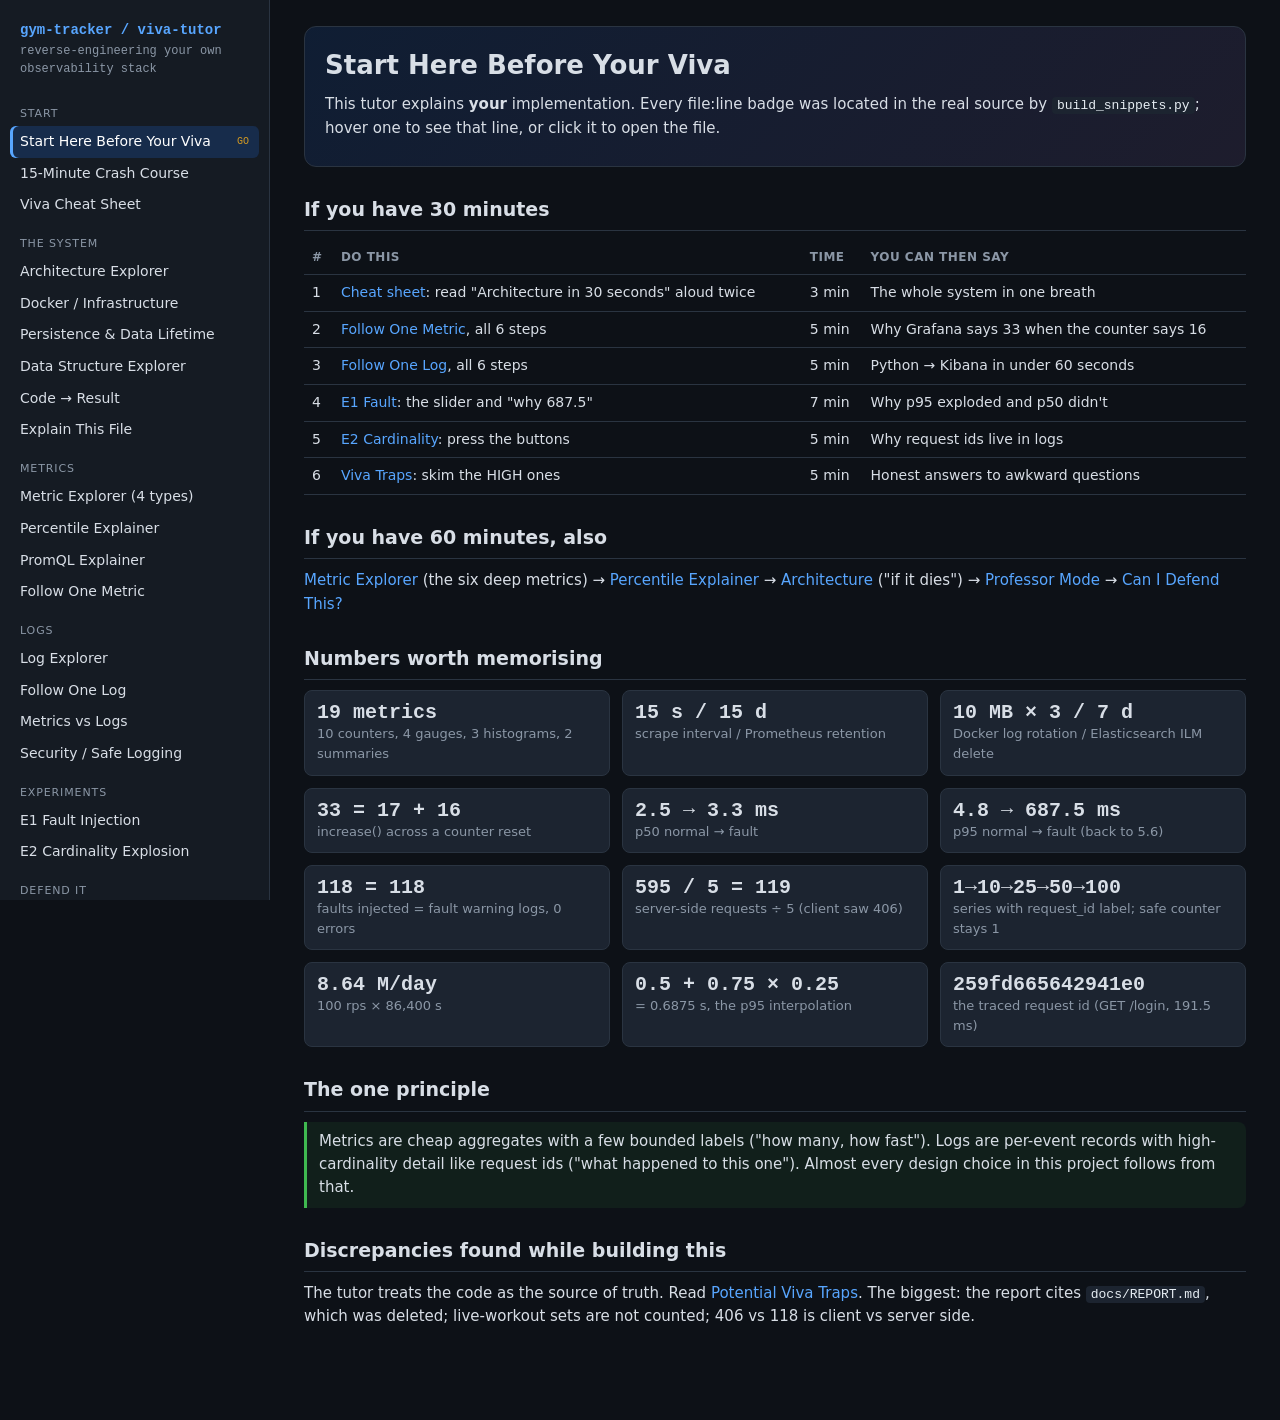
<file: viva-tutor/index.html>
<!doctype html>
<html lang="en">
<head>
  <meta charset="utf-8">
  <meta name="viewport" content="width=device-width, initial-scale=1">
  <title>Observability Viva Tutor</title>
  <link rel="stylesheet" href="tutor.css">
</head>
<body>
  <div class="layout">
    <nav class="sidebar" id="sidebar">
      <div class="brand">gym-tracker / viva-tutor<span>reverse-engineering your own observability stack</span></div>
      <div class="nav" id="nav"></div>
    </nav>
    <main>
      <button class="menu-btn" id="menu-btn">☰ Menu</button>
      <div id="page"></div>
    </main>
  </div>
  <!-- Order matters: generated refs/snippets, then curated content, then the UI. -->
  <script src="snippets.js"></script>
  <script src="content.js"></script>
  <script src="content-qa.js"></script>
  <script src="app.js"></script>
</body>
</html>
</file>
<file: viva-tutor/tutor.css>
:root {
  --bg: #0d1117;
  --panel: #151b23;
  --panel-2: #1c2430;
  --line: #2a3441;
  --text: #d8dee6;
  --muted: #8b97a6;
  --accent: #58a6ff;
  --metrics: #4f9dff;
  --logs: #f0883e;
  --app: #3fb950;
  --exp: #bc8cff;
  --ext: #8b97a6;
  --warn: #d29922;
  --bad: #f85149;
  --good: #3fb950;
  --code-bg: #0a0e14;
  --mono: ui-monospace, "SFMono-Regular", "JetBrains Mono", Menlo, Consolas, monospace;
  --sans: system-ui, -apple-system, "Segoe UI", Roboto, sans-serif;
}

* { box-sizing: border-box; }
html, body { margin: 0; background: var(--bg); color: var(--text); font: 15px/1.55 var(--sans); }
a { color: var(--accent); text-decoration: none; }
a:hover { text-decoration: underline; }
code, pre, .mono { font-family: var(--mono); font-size: 13px; }
code { background: var(--panel-2); padding: 1px 5px; border-radius: 4px; color: #e6edf3; }
pre { background: var(--code-bg); border: 1px solid var(--line); border-radius: 8px; padding: 12px 14px; overflow-x: auto; margin: 8px 0; line-height: 1.45; white-space: pre; }
pre code { background: none; padding: 0; }
h1 { font-size: 26px; margin: 0 0 6px; }
h2 { font-size: 19px; margin: 28px 0 10px; border-bottom: 1px solid var(--line); padding-bottom: 6px; }
h3 { font-size: 16px; margin: 18px 0 8px; }
p { margin: 8px 0; }
.muted { color: var(--muted); }
.small { font-size: 13px; }

/* Layout */
.layout { display: grid; grid-template-columns: 270px 1fr; min-height: 100vh; }
.sidebar { background: var(--panel); border-right: 1px solid var(--line); padding: 16px 10px 40px; position: sticky; top: 0; height: 100vh; overflow-y: auto; }
.brand { font-family: var(--mono); font-weight: 700; color: var(--accent); padding: 4px 10px 12px; font-size: 14px; }
.brand span { color: var(--muted); font-weight: 400; display: block; font-size: 12px; }
.nav-group { color: var(--muted); font-size: 11px; text-transform: uppercase; letter-spacing: .08em; padding: 14px 10px 4px; }
.nav a { display: block; padding: 5px 10px; border-radius: 6px; color: var(--text); font-size: 14px; }
.nav a:hover { background: var(--panel-2); text-decoration: none; }
.nav a.active { background: #1f6feb33; color: #fff; box-shadow: inset 3px 0 0 var(--accent); }
.nav a .tag { float: right; font-size: 10px; color: var(--warn); font-family: var(--mono); margin-top: 3px; }
main { padding: 26px 34px 80px; max-width: 1180px; width: 100%; }
.menu-btn { display: none; }

/* Cards */
.card { background: var(--panel); border: 1px solid var(--line); border-radius: 10px; padding: 14px 16px; margin: 12px 0; }
.card.tight { padding: 10px 12px; }
.grid { display: grid; gap: 12px; }
.grid.two { grid-template-columns: repeat(2, minmax(0, 1fr)); }
.grid.three { grid-template-columns: repeat(3, minmax(0, 1fr)); }
.kv { display: grid; grid-template-columns: 150px 1fr; gap: 6px 14px; }
.kv > div:nth-child(odd) { color: var(--muted); font-size: 13px; text-transform: uppercase; letter-spacing: .04em; padding-top: 2px; }
details { background: var(--panel); border: 1px solid var(--line); border-radius: 10px; margin: 10px 0; }
details > summary { cursor: pointer; padding: 11px 14px; font-weight: 600; list-style: none; }
details > summary::-webkit-details-marker { display: none; }
details > summary::before { content: "▸ "; color: var(--muted); }
details[open] > summary::before { content: "▾ "; }
details > .body { padding: 2px 16px 14px; }

/* Badges */
.badge { display: inline-block; font: 600 11px/1 var(--mono); padding: 4px 7px; border-radius: 5px; border: 1px solid var(--line); vertical-align: middle; }
.b-high { color: var(--bad); border-color: #f8514966; }
.b-medium { color: var(--warn); border-color: #d2992266; }
.b-low { color: var(--muted); }
.b-counter { color: #79c0ff; border-color: #79c0ff55; }
.b-gauge { color: #7ee787; border-color: #7ee78755; }
.b-histogram { color: #d2a8ff; border-color: #d2a8ff55; }
.b-summary { color: #ffa657; border-color: #ffa65755; }
.b-easy { color: var(--good); } .b-medium-d { color: var(--warn); } .b-hard { color: var(--bad); }
.b-ok { color: var(--good); border-color: #3fb95066; } .b-partly { color: var(--warn); border-color: #d2992266; } .b-no { color: var(--bad); border-color: #f8514966; }

/* Callouts */
.prof { border-left: 3px solid var(--exp); background: #bc8cff12; padding: 10px 14px; border-radius: 0 8px 8px 0; margin: 10px 0; }
.prof .q::before { content: "Professor: "; color: var(--exp); font-weight: 700; }
.prof .a { margin-top: 6px; }
.prof .a::before { content: "You: "; color: var(--good); font-weight: 700; }
.why { border-left: 3px solid var(--accent); background: #58a6ff10; padding: 8px 12px; border-radius: 0 8px 8px 0; margin: 8px 0; }
.why::before { content: "Why? "; color: var(--accent); font-weight: 700; }
.warnbox { border-left: 3px solid var(--warn); background: #d2992214; padding: 8px 12px; border-radius: 0 8px 8px 0; margin: 8px 0; }
.badbox { border-left: 3px solid var(--bad); background: #f8514914; padding: 8px 12px; border-radius: 0 8px 8px 0; margin: 8px 0; }
.goodbox { border-left: 3px solid var(--good); background: #3fb95014; padding: 8px 12px; border-radius: 0 8px 8px 0; margin: 8px 0; }

a.ref { font-family: var(--mono); font-size: 12.5px; background: #58a6ff18; border: 1px solid #58a6ff40; padding: 0 5px; border-radius: 4px; white-space: nowrap; }
.snip-head { font: 12px var(--mono); color: var(--muted); margin-top: 10px; }
.snip-head a { color: var(--muted); }
pre .ln { color: #4d5866; user-select: none; display: inline-block; width: 3.4em; }
pre .hl { background: #f0883e22; display: inline-block; width: 100%; }

/* Tables */
table { border-collapse: collapse; width: 100%; margin: 8px 0; font-size: 14px; }
th, td { border-bottom: 1px solid var(--line); padding: 7px 8px; text-align: left; vertical-align: top; }
th { color: var(--muted); font-weight: 600; font-size: 12px; text-transform: uppercase; letter-spacing: .04em; }
.table-wrap { overflow-x: auto; }

/* Buttons and inputs */
button, .btn { background: var(--panel-2); color: var(--text); border: 1px solid var(--line); border-radius: 7px; padding: 6px 12px; font: 14px var(--sans); cursor: pointer; }
button:hover { border-color: var(--accent); }
button.primary { background: #1f6feb; border-color: #1f6feb; color: #fff; }
button.danger { border-color: #f8514988; color: #ffb3ad; }
button:disabled { opacity: .45; cursor: default; }
input[type=text], input[type=number], textarea, select { background: var(--code-bg); color: var(--text); border: 1px solid var(--line); border-radius: 7px; padding: 6px 9px; font: 14px var(--sans); }
textarea { width: 100%; min-height: 110px; font-family: var(--sans); }
.row { display: flex; gap: 8px; flex-wrap: wrap; align-items: center; margin: 8px 0; }

/* Tabs */
.tabs { display: flex; gap: 6px; flex-wrap: wrap; border-bottom: 1px solid var(--line); margin: 14px 0 0; }
.tabs button { border-radius: 7px 7px 0 0; border-bottom: none; }
.tabs button.on { background: var(--panel); border-color: var(--accent); color: #fff; }

/* Steppers */
.stepper { display: flex; gap: 4px; flex-wrap: wrap; margin: 12px 0; }
.stepper .s { flex: 1 1 110px; text-align: center; padding: 8px 6px; border: 1px solid var(--line); border-radius: 7px; font-size: 13px; cursor: pointer; background: var(--panel); }
.stepper .s.done { border-color: #3fb95066; color: #9be9a8; }
.stepper .s.on { border-color: var(--accent); background: #1f6feb33; color: #fff; font-weight: 600; }

/* Architecture */
.arch-wrap { background: var(--panel); border: 1px solid var(--line); border-radius: 10px; padding: 8px; overflow-x: auto; }
.arch-wrap svg { display: block; min-width: 900px; width: 100%; height: auto; }
.node rect { fill: var(--panel-2); stroke-width: 1.5; rx: 8; cursor: pointer; }
.node text { fill: var(--text); font: 600 13px var(--sans); pointer-events: none; }
.node .sub { fill: var(--muted); font: 11px var(--mono); }
.node:hover rect, .node.sel rect { fill: #243042; stroke-width: 2.5; }
.edge { stroke-width: 1.6; fill: none; }
.edge-label { font: 10.5px var(--mono); fill: var(--muted); }

/* Charts */
.bars { display: flex; align-items: flex-end; gap: 3px; height: 160px; border-bottom: 1px solid var(--line); padding-top: 10px; }
.bars .bar { flex: 1; background: #4f9dff99; position: relative; min-height: 1px; border-radius: 3px 3px 0 0; }
.bars .bar.hit { background: var(--logs); }
.bars .bar span { position: absolute; top: -17px; left: 0; right: 0; text-align: center; font: 10px var(--mono); color: var(--muted); }
.bar-labels { display: flex; gap: 3px; }
.bar-labels div { flex: 1; text-align: center; font: 9.5px var(--mono); color: var(--muted); overflow: hidden; }
.chips { display: flex; flex-wrap: wrap; gap: 4px; margin: 8px 0; }
.chip { font: 12px var(--mono); padding: 2px 7px; border-radius: 10px; background: var(--panel-2); border: 1px solid var(--line); cursor: pointer; }
.chip:hover { border-color: var(--bad); text-decoration: line-through; }
.chip.slow { border-color: #f0883e88; color: #ffbe8a; }

.req-strip { display: flex; flex-wrap: wrap; gap: 3px; margin: 10px 0; }
.req { width: 20px; height: 20px; border-radius: 4px; background: #3fb95055; border: 1px solid #3fb95088; font: 9px/18px var(--mono); text-align: center; color: #cfe; }
.req.slow { background: #f0883e66; border-color: var(--logs); color: #fff; }
.pipeline { display: flex; align-items: center; gap: 6px; flex-wrap: wrap; margin: 10px 0; font: 12.5px var(--mono); }
.pipeline .p { border: 1px solid var(--line); background: var(--panel-2); border-radius: 6px; padding: 5px 9px; }
.pipeline .p.lit { border-color: var(--logs); color: #ffd2ad; }
.pipeline .arrow { color: var(--muted); }

.series-list { max-height: 210px; overflow-y: auto; font: 11.5px var(--mono); background: var(--code-bg); border: 1px solid var(--line); border-radius: 7px; padding: 8px; }
.series-list div { white-space: nowrap; }
.big { font: 700 34px var(--mono); }
.stat { background: var(--panel-2); border: 1px solid var(--line); border-radius: 8px; padding: 10px 12px; }
.stat .label { color: var(--muted); font-size: 12px; text-transform: uppercase; letter-spacing: .05em; }

.check { display: flex; gap: 10px; align-items: flex-start; padding: 5px 0; }
.check input { margin-top: 4px; width: 17px; height: 17px; }
.score { font: 700 15px var(--mono); padding: 4px 9px; border-radius: 6px; }
.score.good { color: var(--good); background: #3fb95018; } .score.partial { color: var(--warn); background: #d2992218; } .score.missing { color: var(--bad); background: #f8514918; }
.tok { border-radius: 4px; padding: 1px 3px; cursor: default; }
.tok-0 { background: #4f9dff33; } .tok-1 { background: #3fb95033; } .tok-2 { background: #f0883e33; } .tok-3 { background: #bc8cff33; } .tok-4 { background: #d2992233; }
.hero { background: linear-gradient(135deg, #1f6feb22, #bc8cff18); border: 1px solid var(--line); border-radius: 12px; padding: 18px 20px; margin-bottom: 14px; }
.timeline { display: grid; grid-template-columns: repeat(3, 1fr); gap: 10px; }

@media (max-width: 880px) {
  .layout { grid-template-columns: 1fr; }
  .sidebar { position: fixed; z-index: 10; width: 280px; transform: translateX(-100%); transition: transform .15s; }
  .sidebar.open { transform: none; }
  .menu-btn { display: inline-block; position: sticky; top: 8px; z-index: 11; margin-bottom: 10px; }
  main { padding: 16px 16px 60px; }
  .grid.two, .grid.three, .timeline { grid-template-columns: 1fr; }
  .kv { grid-template-columns: 1fr; }
}
</file>
